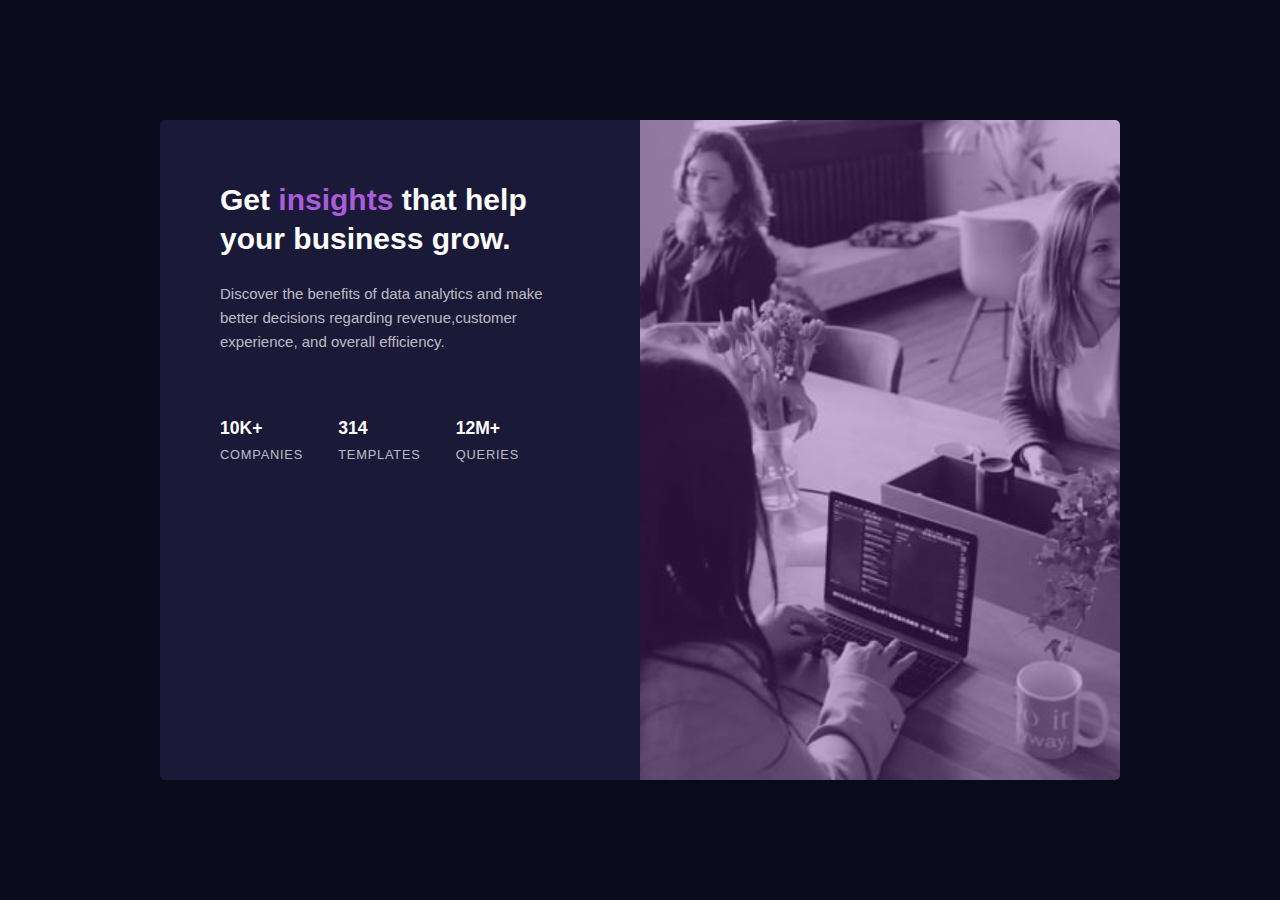
<file: index.html>
<!DOCTYPE html>
<html lang="en">
<head>
    <meta charset="UTF-8">
    <meta name="viewport" content="width=device-width, initial-scale=1.0">
    <link rel="stylesheet" href="styles.css">
    <title>Card Component</title>
</head>
<body>
   
        <div class="content">
            <div class="left">
              <h1>Get <span>insights</span> that help your business  grow.</h1>
              <p>Discover the benefits of data analytics and make better decisions regarding revenue,customer experience, and overall efficiency.</p>
              <div class="footer">
                <div>
                    <h3>10K+</h3>
                    <p>COMPANIES</p>
                </div>
                <div>
                    <h3>314</h3>
                    <p>TEMPLATES</p>
                </div>
                <div>
                    <h3>12M+</h3>
                    <p>QUERIES</p>
                </div>
              </div>
            </div>
            <div class="right">
            </div>
        </div>
        
</body>
</html>
</file>
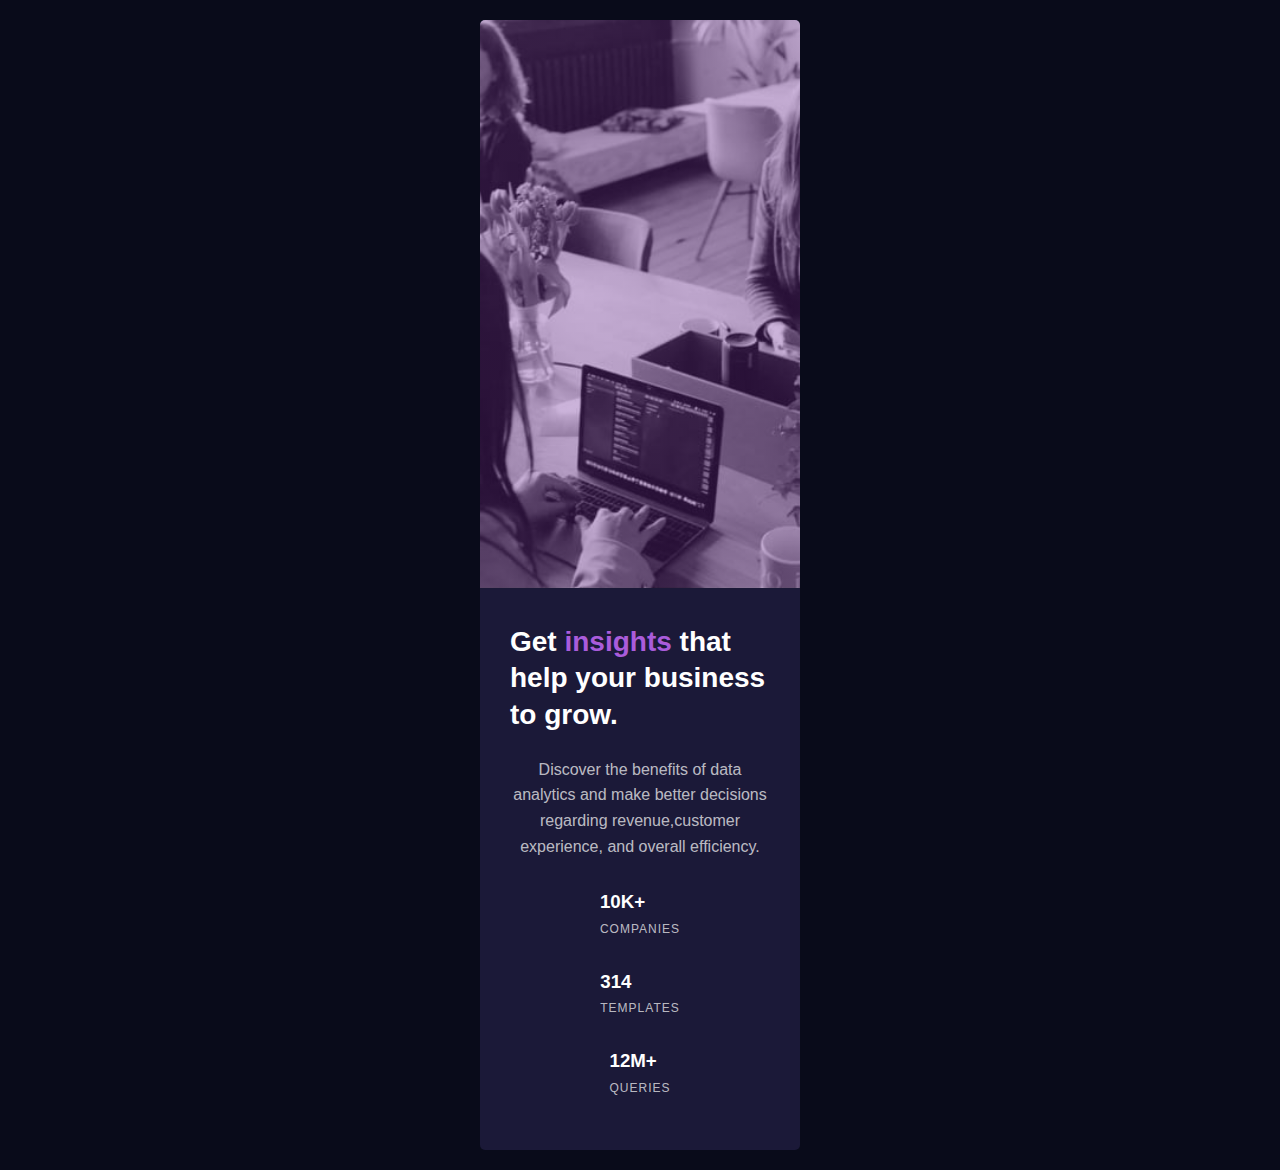
<file: mobile/index2.html>
<!DOCTYPE html>
<html lang="en">
<head>
    <meta charset="UTF-8">
    <meta name="viewport" content="width=device-width, initial-scale=1.0">
    <link rel="stylesheet" href="styles2.css">
    <title>Mobile</title>
</head>
<body>
    <div class="content">
        <div class="left">
            <h1>Get <span>insights</span> that help your business to grow.</h1>
              <p>Discover the benefits of data analytics and make better decisions regarding revenue,customer experience, and overall efficiency.</p>
              <div class="footer">
                <div>
                    <h3>10K+</h3>
                    <p>COMPANIES</p>
                </div>
                <div>
                    <h3>314</h3>
                    <p>TEMPLATES</p>
                </div>
                <div>
                    <h3>12M+</h3>
                    <p>QUERIES</p>
                </div>
              </div>
        </div>
         <div class="right"> 
        </div>
    </div>
</body>
</html>
</file>
<file: styles.css>
*{
    margin: 0;
    padding: 0;
    box-sizing: border-box;
    font-family: "Inter" , sans-serif;
    color:#fff;
}


body{
    background-color: hsl(233, 47%, 7%);
    height:100vh;
    display: flex;
    justify-content: center;
}


.content{
    display: flex;
    width:75%;
    margin:7.5rem 0;
}

.left{
    width:50%;
    background-color: hsl(244, 38%, 16%);
    padding:60px;
    font-size: 15px;
    border-radius: 5px 0 0 5px;
}

span{
    color: hsl(277, 64%, 61%);
}

h1{
    line-height: 1.3;
    font-weight: 700;
    margin-bottom: 1.5rem;
}

.left p{
    line-height: 1.6;
    color:#ffffffb6;
    font-size:15px;
    font-weight: 200;
    margin-bottom:4rem;
}
.footer{
    display: flex;
    gap:2.2rem;
}

.footer div h3{
    font-weight: 700;
    margin-bottom: .4rem;

}

.footer div p{
  font-weight:400;
  font-size:0.8rem;
  color:#ffffffb6 ;
  letter-spacing: .8px;
}


.right{
    width: 50%;
    min-height: 100%;
    background-image: linear-gradient(to top, hsla(277, 56%, 38%, 0.356), hsla(277, 56%, 38%, 0.356)), url("./images/image-header-desktop.jpg");
    background-size: cover;
    background-position: center;
    border-radius: 0 5px 5px 0;
}

 @media(max-width:960px){
    body{
        height:125vh;
    }
   .content{
    flex-direction: column-reverse;
    width:70%;
    display: flex;
   }
   .left{
    padding:30px;
    border-radius: 0 0 5px 5px;
    text-align: center;
   }
   h1 {
       line-height: 1.3;
       font-weight: 600;
       margin-bottom: 1rem;
       font-size:1.6rem;
   }

   .left p {
       line-height: 1.6;
       color: #ffffffb6;
       font-size: 1rem;
       font-weight: 200;
       margin-bottom: 2.5rem;
   }
   .footer {
    display: flex;
    flex-direction: column;
    gap:0;
   }
   
   .footer div h3 {
       font-weight: 600;
       margin-bottom: .3rem;
   }

   .footer div p {
       font-weight: 300;
       font-size: 0.8rem;
       letter-spacing: .8px;
       margin-bottom:20px;
   }
   .right{
    width:50%;
    height:50%;
    background-image: linear-gradient(to top,hsla(277, 56%, 38%, 0.356),hsla(277, 56%, 38%, 0.356)),url("./images/image-header-mobile.jpg");
    background-size:contain;
    background-position: center;
    border-radius: 5px 5px 0 0;
   }

}
</file>
<file: mobile/styles2.css>
*{
    margin: 0;
    padding: 0;
    box-sizing: border-box;
    font-family: "Inter", sans-serif;
    color: #fff;
}

body{
    background-color: hsl(233, 47%, 7%);
    height: 130vh;
    display: flex;
    justify-content: center;
}


.content{
    display: flex;
    flex-direction: column-reverse;
    background-color: hsl(244, 38%, 16%);
    border-radius: 5px;
    width:25%;
    margin:20px auto;
    border-radius:5px;
}

.right {
    width: 100%;
    height: 100%;
    background-image: linear-gradient(to top, hsla(277, 56%, 38%, 0.356), hsla(277, 56%, 38%, 0.356)), url("../images/image-header-mobile.jpg");
    background-size: cover;
    background-position: center;
    border-radius: 5px 5px 0 0;
    margin-bottom: 1rem;
}

span {
    color: hsl(277, 64%, 61%);
}

h1 {
    line-height: 1.3;
    font-weight: 700;
    margin-bottom: 1.5rem;
    font-size: 28px;
}

.left{
    padding:20px 30px;
}

.left p {
    text-wrap:wrap;
    line-height: 1.6;
    color: #ffffffb6;
    font-size: 1rem;
    font-weight: 200;
    margin-bottom: 2rem;
    text-align: center;
}

.footer {
    align-items: center;
    display: flex;
    flex-direction: column;
    justify-content: space-between;
}

.footer div h3 {
    font-weight: 700;
    margin-bottom: .4rem;

}

.footer div p {
    font-weight: 400;
    font-size: 12px;
    color: #ffffffb6;
    letter-spacing: 1px;

}
</file>
